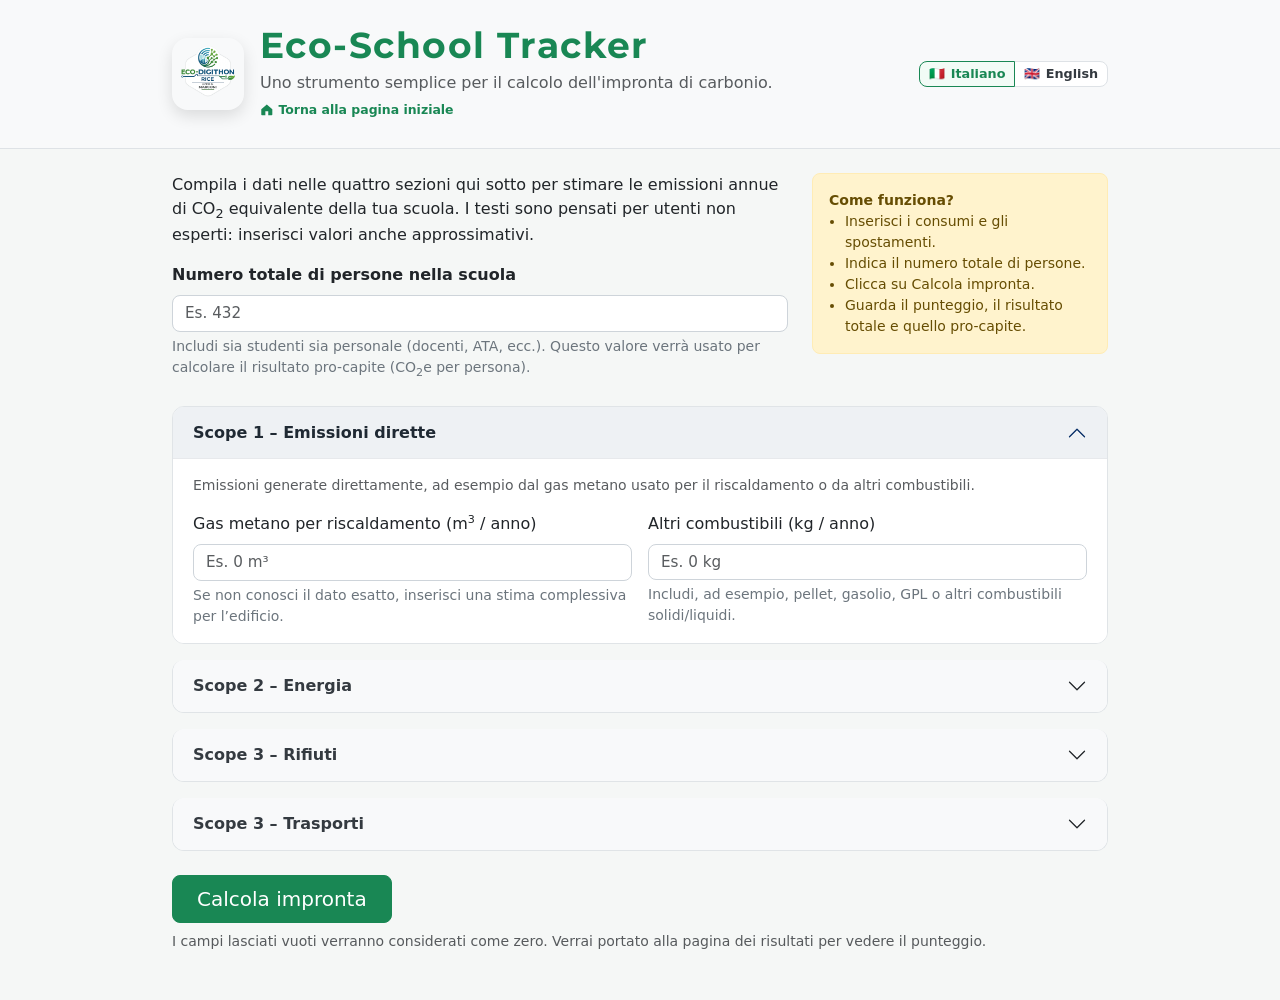
<file: index.html>
<!DOCTYPE html>
<html lang="it">
<head>
  <meta charset="UTF-8" />
  <meta name="viewport" content="width=device-width, initial-scale=1" />
  <title>Eco-School Tracker</title>
  <link rel="icon" type="image/png" href="Layout/favicon.png?v=1" sizes="32x32" />
  <link rel="icon" type="image/png" href="Layout/favicon.png?v=1" sizes="16x16" />
  <link rel="icon" type="image/png" href="Layout/favicon.png?v=1" sizes="48x48" />
  <link rel="apple-touch-icon" href="Layout/favicon.png?v=1" sizes="180x180" />
  <link rel="icon" type="image/png" href="Layout/favicon.png?v=1" sizes="192x192" />

  <!-- Bootstrap CSS -->
  <link
    href="https://cdn.jsdelivr.net/npm/bootstrap@5.3.3/dist/css/bootstrap.min.css"
    rel="stylesheet"
    integrity="sha384-QWTKZyjpPEjISv5WaRU9OFeRpok6YctnYmDr5pNlyT2bRjXh0JMhjY6hW+ALEwIH"
    crossorigin="anonymous"
  />

  <!-- Google Fonts -->
  <link
    rel="stylesheet"
    href="https://fonts.googleapis.com/css2?family=Montserrat:wght@600;700&display=swap"
  />

  <link rel="stylesheet" href="css/style.css" />
</head>
<body>
  <header class="py-4 mb-4 border-bottom bg-light">
    <div class="container">
      <div class="d-flex flex-column flex-md-row align-items-md-center justify-content-between gap-3">
        <a class="app-home-link d-flex align-items-center gap-3 text-decoration-none" href="landing_page.html" data-i18n-aria-label="home_link_label">
          <img
            src="Layout/favicon.png?v=1"
            alt=""
            class="app-logo"
            width="72"
            height="72"
            loading="eager"
            decoding="async"
          />
          <div>
            <h1 class="h3 mb-1 text-success fw-bold app-title">Eco-School Tracker</h1>
            <p class="mb-0 text-muted" data-i18n="header_subtitle_index">
              Uno strumento semplice per il calcolo dell'impronta di carbonio.
            </p>
            <span class="app-home-hint">
              <svg aria-hidden="true" viewBox="0 0 16 16"><path d="M1.5 7.3 8 1.8l6.5 5.5v6.2a.8.8 0 0 1-.8.8h-4V9.7H6.3v4.6h-4a.8.8 0 0 1-.8-.8V7.3Z"/></svg>
              <span data-i18n="home_link_label">Pagina iniziale</span>
            </span>
          </div>
        </a>
        <div class="d-flex align-items-center justify-content-md-end gap-2">
          <div class="btn-group lang-switch" role="group" aria-label="Selezione lingua">
            <button
              type="button"
              class="btn btn-lang"
              id="langItBtn"
              data-lang="it"
              aria-label="Italiano"
              title="Italiano"
            >
              🇮🇹 <span class="lang-label">Italiano</span>
            </button>
            <button
              type="button"
              class="btn btn-lang"
              id="langEnBtn"
              data-lang="en"
              aria-label="English"
              title="English"
            >
              🇬🇧 <span class="lang-label">English</span>
            </button>
          </div>
        </div>
      </div>
    </div>
  </header>

  <main class="container mb-5">
    <section class="mb-4">
      <div class="row g-4">
        <div class="col-lg-8">
          <p data-i18n-html="index_intro">
            Compila i dati nelle quattro sezioni qui sotto per stimare le emissioni annue di CO<span class="subscript">2</span>
            equivalente della tua scuola. I testi sono pensati per utenti non esperti: inserisci valori anche approssimativi.
          </p>
          <div class="mt-3">
            <label for="numeroPersoneTotali" class="form-label fw-semibold" data-i18n="index_people_label">
              Numero totale di persone nella scuola
            </label>
            <input
              type="number"
              min="1"
              class="form-control"
              id="numeroPersoneTotali"
              placeholder="Es. 432"
              data-i18n-placeholder="index_people_placeholder"
            />
            <div class="form-text" data-i18n-html="index_people_help">
              Includi sia studenti sia personale (docenti, ATA, ecc.). Questo valore verrà usato per calcolare il risultato pro-capite (CO<span class="subscript">2</span>e per persona).
            </div>
          </div>
        </div>
        <div class="col-lg-4">
          <div class="p-3 border rounded-3 small" style="background-color: #fff3cd; border-color: #ffecb5 !important; color: #664d03;">
            <strong data-i18n="index_how_title">Come funziona?</strong>
            <ul class="mb-0 ps-3">
              <li data-i18n="index_how_1">Inserisci i consumi e gli spostamenti.</li>
              <li data-i18n="index_how_2">Indica il numero totale di persone.</li>
              <li data-i18n="index_how_3">Clicca su Calcola impronta.</li>
              <li data-i18n="index_how_4">Guarda il punteggio, il risultato totale e quello pro-capite.</li>
            </ul>
          </div>
        </div>
      </div>
    </section>

    <!-- Accordion Scope -->
    <section class="mb-4">
      <div class="accordion" id="scopeAccordion">
        <!-- Scope 1 -->
        <div class="accordion-item">
          <h2 class="accordion-header" id="headingScope1">
            <button
              class="accordion-button"
              type="button"
              data-bs-toggle="collapse"
              data-bs-target="#collapseScope1"
              aria-expanded="true"
              aria-controls="collapseScope1"
            >
              <span data-i18n="scope1_title">Scope 1 – Emissioni dirette</span>
            </button>
          </h2>
          <div
            id="collapseScope1"
            class="accordion-collapse collapse show"
            aria-labelledby="headingScope1"
            data-bs-parent="#scopeAccordion"
          >
            <div class="accordion-body">
              <p class="small text-muted" data-i18n="scope1_desc">
                Emissioni generate direttamente, ad esempio dal gas metano usato per il riscaldamento o da altri combustibili.
              </p>
              <div class="row g-3">
                <div class="col-md-6">
                  <label for="gasMetanoMc" class="form-label" data-i18n-html="scope1_gas_label">
                    Gas metano per riscaldamento (m<span class="superscript">3</span> / anno)
                  </label>
                  <input
                    type="number"
                    min="0"
                    class="form-control"
                    id="gasMetanoMc"
                    placeholder="Es. 0 m³"
                    data-i18n-placeholder="scope1_gas_placeholder"
                  />
                  <div class="form-text" data-i18n="scope1_gas_help">
                    Se non conosci il dato esatto, inserisci una stima complessiva per l’edificio.
                  </div>
                </div>
                <div class="col-md-6">
                  <label for="altriCombustibiliKg" class="form-label" data-i18n="scope1_other_label">
                    Altri combustibili (kg / anno)
                  </label>
                  <input
                    type="number"
                    min="0"
                    class="form-control"
                    id="altriCombustibiliKg"
                    placeholder="Es. 0 kg"
                    data-i18n-placeholder="scope1_other_placeholder"
                  />
                  <div class="form-text" data-i18n="scope1_other_help">
                    Includi, ad esempio, pellet, gasolio, GPL o altri combustibili solidi/liquidi.
                  </div>
                </div>
              </div>
            </div>
          </div>
        </div>

        <!-- Scope 2 -->
        <div class="accordion-item">
          <h2 class="accordion-header" id="headingScope2">
            <button
              class="accordion-button collapsed"
              type="button"
              data-bs-toggle="collapse"
              data-bs-target="#collapseScope2"
              aria-expanded="false"
              aria-controls="collapseScope2"
            >
              <span data-i18n="scope2_title">Scope 2 – Energia</span>
            </button>
          </h2>
          <div
            id="collapseScope2"
            class="accordion-collapse collapse"
            aria-labelledby="headingScope2"
            data-bs-parent="#scopeAccordion"
          >
            <div class="accordion-body">
              <p class="small text-muted" data-i18n="scope2_desc">
                Emissioni indirette legate all’energia elettrica acquistata e utilizzata durante l’anno scolastico.
              </p>
              <div class="row g-3">
                <div class="col-md-6">
                  <label for="energiaNonRinnovabiliKwh" class="form-label" data-i18n="scope2_nonren_label">
                    Energia elettrica da fonti non rinnovabili (kWh/anno)
                  </label>
                  <input
                    type="number"
                    min="0"
                    class="form-control"
                    id="energiaNonRinnovabiliKwh"
                    placeholder="Es. 0 kWh"
                    data-i18n-placeholder="scope2_nonren_placeholder"
                  />
                  <div class="form-text" data-i18n="scope2_nonren_help">
                    Somma di tutti i kWh acquistati da fornitori con mix non 100% rinnovabile.
                  </div>
                </div>
                <div class="col-md-6">
                  <label for="energiaRinnovabiliKwh" class="form-label" data-i18n="scope2_ren_label">
                    Energia elettrica da fonti rinnovabili (kWh/anno)
                  </label>
                  <input
                    type="number"
                    min="0"
                    class="form-control"
                    id="energiaRinnovabiliKwh"
                    placeholder="Es. 20.664 kWh"
                    data-i18n-placeholder="scope2_ren_placeholder"
                  />
                  <div class="form-text" data-i18n-html="scope2_ren_help">
                    Nel modello semplificato questa quota non genera emissioni (fattore 0 kg CO<span class="subscript">2</span>/kWh).
                  </div>
                </div>
                <div class="col-md-6">
                  <label for="energiaAutoprodottaKwh" class="form-label" data-i18n="scope2_selfprod_label">
                    Energia elettrica autoprodotta annuale (kWh)
                  </label>
                  <input
                    type="number"
                    min="0"
                    class="form-control"
                    id="energiaAutoprodottaKwh"
                    placeholder="Es. 45.743 kWh"
                    data-i18n-placeholder="scope2_selfprod_placeholder"
                  />
                  <div class="form-text" data-i18n="scope2_selfprod_help">
                    Energia prodotta da impianti della scuola (es. fotovoltaico sul tetto).
                  </div>
                </div>
                <div class="col-md-6">
                  <label for="energiaAutoconsumataKwh" class="form-label" data-i18n="scope2_selfcons_label">
                    Energia elettrica autoconsumata (kWh/anno)
                  </label>
                  <input
                    type="number"
                    min="0"
                    class="form-control"
                    id="energiaAutoconsumataKwh"
                    placeholder="Es. 66.407 kWh"
                    data-i18n-placeholder="scope2_selfcons_placeholder"
                  />
                  <div class="form-text" data-i18n="scope2_selfcons_help">
                    Considerata rinnovabile e a impatto nullo nel modello educativo di questa app.
                  </div>
                </div>
              </div>
            </div>
          </div>
        </div>

        <!-- Scope 3 – Rifiuti -->
        <div class="accordion-item">
          <h2 class="accordion-header" id="headingScope3Waste">
            <button
              class="accordion-button collapsed"
              type="button"
              data-bs-toggle="collapse"
              data-bs-target="#collapseScope3Waste"
              aria-expanded="false"
              aria-controls="collapseScope3Waste"
            >
              <span data-i18n="scope3w_title">Scope 3 – Rifiuti</span>
            </button>
          </h2>
          <div
            id="collapseScope3Waste"
            class="accordion-collapse collapse"
            aria-labelledby="headingScope3Waste"
            data-bs-parent="#scopeAccordion"
          >
            <div class="accordion-body">
              <p class="small text-muted mb-2" data-i18n="scope3w_desc">
                Inserisci una stima della quantità annua per ciascuna tipologia di rifiuto prodotto dalla scuola.
              </p>
              <p class="small fw-semibold mb-2" data-i18n="scope3w_table_title">Tipologia di rifiuti prodotti e quantità annua (kg)</p>
              <div class="row g-3">
                <div class="col-md-6">
                  <label for="rifiutiPlasticaKg" class="form-label" data-i18n="scope3w_plastic_label">Plastica (kg/anno)</label>
                  <input
                    type="number"
                    min="0"
                    class="form-control"
                    id="rifiutiPlasticaKg"
                    placeholder="Es. 420 kg"
                    data-i18n-placeholder="scope3w_plastic_placeholder"
                  />
                  <div class="form-text" data-i18n="scope3w_plastic_help">Bottiglie, imballaggi e altri rifiuti di plastica.</div>
                </div>
                <div class="col-md-6">
                  <label for="rifiutiCartaKg" class="form-label" data-i18n="scope3w_paper_label">Carta (kg/anno)</label>
                  <input
                    type="number"
                    min="0"
                    class="form-control"
                    id="rifiutiCartaKg"
                    placeholder="Es. 480 kg"
                    data-i18n-placeholder="scope3w_paper_placeholder"
                  />
                  <div class="form-text" data-i18n="scope3w_paper_help">Carta e cartone prodotti in un anno (esclusi archivi).</div>
                </div>
                <div class="col-md-6">
                  <label for="rifiutiVetroKg" class="form-label" data-i18n="scope3w_glass_label">Vetro (kg/anno)</label>
                  <input
                    type="number"
                    min="0"
                    class="form-control"
                    id="rifiutiVetroKg"
                    placeholder="Es. 0 kg"
                    data-i18n-placeholder="scope3w_glass_placeholder"
                  />
                  <div class="form-text" data-i18n="scope3w_glass_help">Bottiglie e contenitori di vetro.</div>
                </div>
                <div class="col-md-6">
                  <label for="rifiutiMetalliKg" class="form-label" data-i18n="scope3w_metals_label">Metalli (kg/anno)</label>
                  <input
                    type="number"
                    min="0"
                    class="form-control"
                    id="rifiutiMetalliKg"
                    placeholder="Es. 0 kg"
                    data-i18n-placeholder="scope3w_metals_placeholder"
                  />
                  <div class="form-text" data-i18n="scope3w_metals_help">Lattine o altri rifiuti metallici.</div>
                </div>
                <div class="col-md-6">
                  <label for="rifiutiLegnoKg" class="form-label" data-i18n="scope3w_wood_label">Legno (kg/anno)</label>
                  <input
                    type="number"
                    min="0"
                    class="form-control"
                    id="rifiutiLegnoKg"
                    placeholder="Es. 0 kg"
                    data-i18n-placeholder="scope3w_wood_placeholder"
                  />
                  <div class="form-text" data-i18n="scope3w_wood_help">Scarti di legno provenienti, ad esempio, da piccoli lavori.</div>
                </div>
                <div class="col-md-6">
                  <label for="rifiutiIndifferenziatiKg" class="form-label" data-i18n="scope3w_unsorted_label">Indifferenziati (kg/anno)</label>
                  <input
                    type="number"
                    min="0"
                    class="form-control"
                    id="rifiutiIndifferenziatiKg"
                    placeholder="Es. 1.100 kg"
                    data-i18n-placeholder="scope3w_unsorted_placeholder"
                  />
                  <div class="form-text" data-i18n="scope3w_unsorted_help">Tutto ciò che non viene differenziato (secco residuo).</div>
                </div>
              </div>
            </div>
          </div>
        </div>

        <!-- Scope 4 – Trasporti -->
        <div class="accordion-item">
          <h2 class="accordion-header" id="headingScope3Transport">
            <button
              class="accordion-button collapsed"
              type="button"
              data-bs-toggle="collapse"
              data-bs-target="#collapseScope3Transport"
              aria-expanded="false"
              aria-controls="collapseScope3Transport"
            >
            <span data-i18n="scope4_title">Scope 3 – Trasporti</span>
            </button>
          </h2>
          <div
            id="collapseScope3Transport"
            class="accordion-collapse collapse"
            aria-labelledby="headingScope3Transport"
            data-bs-parent="#scopeAccordion"
          >
            <div class="accordion-body">
              <p class="small text-muted mb-2" data-i18n="scope4_desc">
                Emissioni dovute agli spostamenti casa–scuola (o casa–lavoro) abituali per ciascun mezzo.
              </p>
              <div class="row g-2 align-items-end mb-3">
                <div class="col-12 col-md-4">
                  <label class="form-label fw-semibold" for="giorniScuola" data-i18n="scope4_days_label">
                    Numero di giorni di scuola totali
                  </label>
                  <input
                    type="number"
                    min="1"
                    class="form-control"
                    id="giorniScuola"
                    placeholder="Es. 200"
                    data-i18n-placeholder="scope4_days_placeholder"
                  />
                  <div class="form-text" data-i18n="scope4_days_help">
                    Indica il numero di giorni di scuola considerati per i calcoli degli spostamenti.
                  </div>
                </div>
              </div>
              <div class="row g-2 align-items-end">
                <div class="col-12 col-md-3">
                  <label class="form-label" data-i18n="scope4_col_vehicle">
                    Descrizione mezzo di trasporto
                  </label>
                </div>
                <div class="col-6 col-md-3">
                  <label class="form-label" data-i18n="scope4_col_people">
                    Numero di persone
                  </label>
                </div>
                <div class="col-6 col-md-3">
                  <label class="form-label" data-i18n="scope4_col_distance">
                    Distanza giornaliera percorsa [km/giorno]
                  </label>
                </div>
                <div class="col-12 col-md-3">
                  <label class="form-label" data-i18n="scope4_col_total">
                    Totale km annui (km × giorni × persone)
                  </label>
                </div>

                <!-- Autobus -->
                <div class="col-12 col-md-3">
                  <input
                    type="text"
                    class="form-control"
                    id="mezzoAutobusDesc"
                    data-i18n-value="scope4_vehicle_bus"
                    readonly
                  />
                </div>
                <div class="col-6 col-md-3">
                  <input
                    type="number"
                    min="0"
                    class="form-control"
                    id="personeAutobus"
                    placeholder="Es. 86"
                    data-i18n-placeholder="scope4_bus_people_placeholder"
                  />
                </div>
                <div class="col-6 col-md-3">
                  <input
                    type="number"
                    min="0"
                    class="form-control"
                    id="kmAutobusAnnui"
                    placeholder="Es. 21 km/giorno"
                    data-i18n-placeholder="scope4_bus_km_placeholder"
                  />
                </div>
                <div class="col-12 col-md-3">
                  <input
                    type="number"
                    class="form-control bg-light"
                    id="kmAutobusTotali"
                    readonly
                  />
                </div>

                <!-- Macchina -->
                <div class="col-12 col-md-3">
                  <input
                    type="text"
                    class="form-control"
                    id="mezzoMacchinaDesc"
                    data-i18n-value="scope4_vehicle_car"
                    readonly
                  />
                </div>
                <div class="col-6 col-md-3">
                  <input
                    type="number"
                    min="0"
                    class="form-control"
                    id="personeMacchina"
                    placeholder="Es. 259"
                    data-i18n-placeholder="scope4_car_people_placeholder"
                  />
                </div>
                <div class="col-6 col-md-3">
                  <input
                    type="number"
                    min="0"
                    class="form-control"
                    id="kmMacchinaAnnui"
                    placeholder="Es. 8 km/giorno"
                    data-i18n-placeholder="scope4_car_km_placeholder"
                  />
                </div>
                <div class="col-12 col-md-3">
                  <input
                    type="number"
                    class="form-control bg-light"
                    id="kmMacchinaTotali"
                    readonly
                  />
                </div>

                <!-- Piedi -->
                <div class="col-12 col-md-3">
                  <input
                    type="text"
                    class="form-control"
                    id="mezzoPiediDesc"
                    data-i18n-value="scope4_vehicle_walk"
                    readonly
                  />
                </div>
                <div class="col-6 col-md-3">
                  <input
                    type="number"
                    min="0"
                    class="form-control"
                    id="personePiedi"
                    placeholder="Es. 65"
                    data-i18n-placeholder="scope4_walk_people_placeholder"
                  />
                </div>
                <div class="col-6 col-md-3">
                  <input
                    type="number"
                    min="0"
                    class="form-control"
                    id="kmPiediAnnui"
                    placeholder="Es. 1,5 km/giorno"
                    data-i18n-placeholder="scope4_walk_km_placeholder"
                  />
                </div>
                <div class="col-12 col-md-3">
                  <input
                    type="number"
                    class="form-control bg-light"
                    id="kmPiediTotali"
                    readonly
                  />
                </div>

                <!-- Macchine elettriche -->
                <div class="col-12 col-md-3">
                  <input
                    type="text"
                    class="form-control"
                    id="mezzoElettricaDesc"
                    data-i18n-value="scope4_vehicle_ev"
                    readonly
                  />
                </div>
                <div class="col-6 col-md-3">
                  <input
                    type="number"
                    min="0"
                    class="form-control"
                    id="personeElettrica"
                    placeholder="Es. 22"
                    data-i18n-placeholder="scope4_ev_people_placeholder"
                  />
                </div>
                <div class="col-6 col-md-3">
                  <input
                    type="number"
                    min="0"
                    class="form-control"
                    id="kmElettricaAnnui"
                    placeholder="Es. 8 km/giorno"
                    data-i18n-placeholder="scope4_ev_km_placeholder"
                  />
                </div>
                <div class="col-12 col-md-3">
                  <input
                    type="number"
                    class="form-control bg-light"
                    id="kmElettricaTotali"
                    readonly
                  />
                </div>
              </div>
            </div>
          </div>
        </div>
      </div>
    </section>

    <!-- Anteprima del risultato + pulsante calcolo -->
    <section class="mb-5">
      <button id="calcolaBtn" class="btn btn-primary btn-lg px-4">
        <span data-i18n="index_calc_btn">Calcola impronta</span>
      </button>
      <div class="form-text mt-2 text-muted" data-i18n="index_calc_help">
        I campi lasciati vuoti verranno considerati come zero. Verrai portato alla pagina dei risultati per vedere il punteggio.
      </div>
    </section>
  </main>

  <!-- Bootstrap JS (bundle includes Popper) -->
  <script
    src="https://cdn.jsdelivr.net/npm/bootstrap@5.3.3/dist/js/bootstrap.bundle.min.js"
    integrity="sha384-YvpcrYf0tY3lHB60NNkmXc5s9fDVZLESaAA55NDzOxhy9GkcIdslK1eN7N6jIeHz"
    crossorigin="anonymous"
  ></script>

  <script src="js/calculator.js"></script>
  <script src="js/i18n.js"></script>
  <script src="js/app.js"></script>
</body>
</html>
</file>
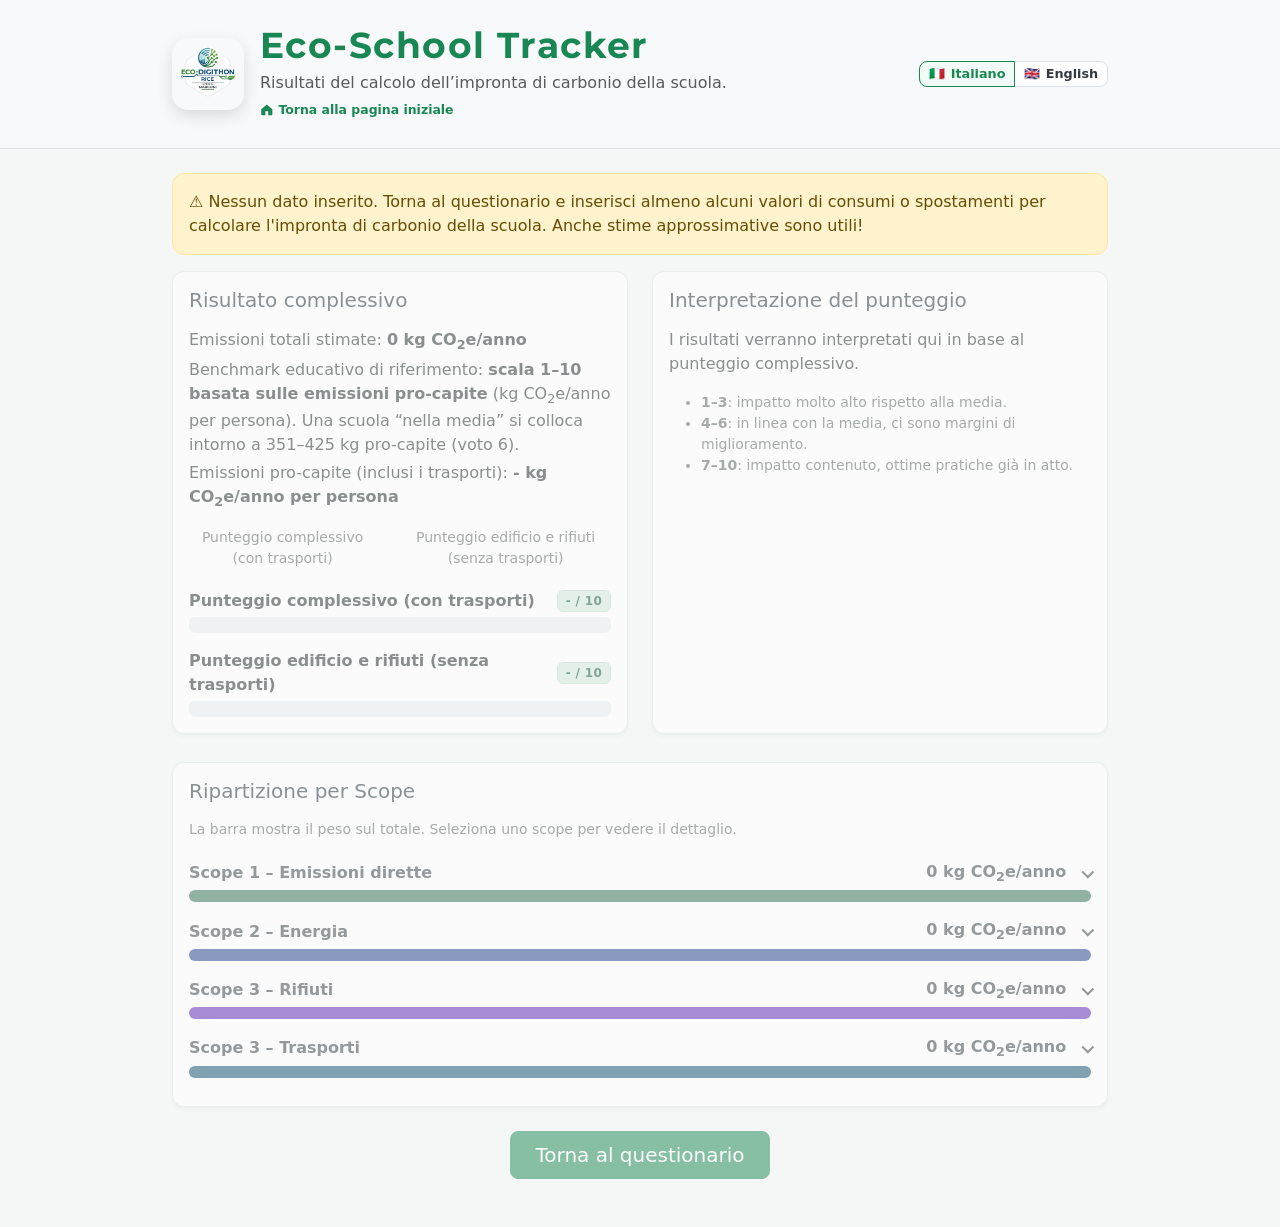
<file: results.html>
<!DOCTYPE html>
<html lang="it">
<head>
  <meta charset="UTF-8" />
  <meta name="viewport" content="width=device-width, initial-scale=1" />
  <title>Eco-School Tracker – Risultati</title>
  <link rel="icon" type="image/png" href="Layout/favicon.png?v=1" sizes="32x32" />
  <link rel="icon" type="image/png" href="Layout/favicon.png?v=1" sizes="16x16" />
  <link rel="icon" type="image/png" href="Layout/favicon.png?v=1" sizes="48x48" />
  <link rel="apple-touch-icon" href="Layout/favicon.png?v=1" sizes="180x180" />
  <link rel="icon" type="image/png" href="Layout/favicon.png?v=1" sizes="192x192" />

  <!-- Bootstrap CSS -->
  <link
    href="https://cdn.jsdelivr.net/npm/bootstrap@5.3.3/dist/css/bootstrap.min.css"
    rel="stylesheet"
    integrity="sha384-QWTKZyjpPEjISv5WaRU9OFeRpok6YctnYmDr5pNlyT2bRjXh0JMhjY6hW+ALEwIH"
    crossorigin="anonymous"
  />

  <!-- Google Fonts -->
  <link
    rel="stylesheet"
    href="https://fonts.googleapis.com/css2?family=Montserrat:wght@600;700&display=swap"
  />

  <link rel="stylesheet" href="css/style.css" />
</head>
<body>
  <header class="py-4 mb-4 border-bottom bg-light">
    <div class="container">
      <div class="d-flex flex-column flex-md-row align-items-md-center justify-content-between gap-3">
        <a class="app-home-link d-flex align-items-center gap-3 text-decoration-none" href="landing_page.html" data-i18n-aria-label="home_link_label">
          <img
            src="Layout/favicon.png?v=1"
            alt=""
            class="app-logo"
            width="72"
            height="72"
            loading="eager"
            decoding="async"
          />
          <div>
            <h1 class="h3 mb-1 text-success fw-bold app-title">Eco-School Tracker</h1>
            <p class="mb-0 text-muted" data-i18n="header_subtitle_results">
              Risultati del calcolo dell’impronta di carbonio della scuola.
            </p>
            <span class="app-home-hint">
              <svg aria-hidden="true" viewBox="0 0 16 16"><path d="M1.5 7.3 8 1.8l6.5 5.5v6.2a.8.8 0 0 1-.8.8h-4V9.7H6.3v4.6h-4a.8.8 0 0 1-.8-.8V7.3Z"/></svg>
              <span data-i18n="home_link_label">Pagina iniziale</span>
            </span>
          </div>
        </a>
        <div class="d-flex align-items-center justify-content-md-end gap-2">
          <div class="btn-group lang-switch" role="group" aria-label="Selezione lingua">
            <button
              type="button"
              class="btn btn-lang"
              id="langItBtn"
              data-lang="it"
              aria-label="Italiano"
              title="Italiano"
            >
              🇮🇹 <span class="lang-label">Italiano</span>
            </button>
            <button
              type="button"
              class="btn btn-lang"
              id="langEnBtn"
              data-lang="en"
              aria-label="English"
              title="English"
            >
              🇬🇧 <span class="lang-label">English</span>
            </button>
          </div>
        </div>
      </div>
    </div>
  </header>

  <main class="container mb-5" id="resultsRoot">
    <section id="noDataAlert" class="alert alert-warning d-none" role="alert" data-i18n="results_no_data">
      Non sono stati trovati dati per questo calcolo oppure tutti i valori inseriti sono pari a zero.
      Per procedere, torna al questionario iniziale e inserisci o aggiorna i dati.
    </section>

    <section id="resultsCards">
      <div class="row g-4">
        <!-- Card 1: Risultato complessivo -->
        <div class="col-lg-6">
          <div class="card shadow-sm h-100">
            <div class="card-body">
              <h2 class="h5 card-title mb-3" data-i18n="results_overall_title">Risultato complessivo</h2>
              <p class="mb-1">
                <span data-i18n="results_total_estimated">Emissioni totali stimate:</span>
                <strong>
                  <span id="totaleEmissioni">0</span>
                  <span data-i18n-html="unit_kg_co2e_year">kg CO<span class="subscript">2</span>e/anno</span>
                </strong>
              </p>
              <p class="mb-1">
                <span data-i18n="results_benchmark_label">Benchmark educativo di riferimento:</span>
                <span data-i18n-html="results_benchmark_text">
                  <strong>scala 1–10 basata sulle emissioni pro-capite</strong>
                  (kg CO<span class="subscript">2</span>e/anno per persona). Una scuola “nella media” si colloca intorno a
                  351–425 kg pro-capite (voto 6).
                </span>
              </p>
              <p class="mb-3">
                <span data-i18n="results_per_capita_label">Emissioni pro-capite (inclusi i trasporti):</span>
                <strong>
                  <span id="emissioniProCapite">-</span>
                  <span data-i18n-html="unit_kg_co2e_year_person">kg CO<span class="subscript">2</span>e/anno per persona</span>
                </strong>
              </p>

              <div class="d-flex flex-nowrap justify-content-center align-items-center gap-4 my-3">
                <div class="text-center">
                  <div class="small text-muted mb-1" data-i18n="results_score_with_transport">Punteggio complessivo (con trasporti)</div>
                  <span id="facciaFeedback" style="font-size: 4rem;"></span>
                </div>
                <div class="text-center">
                  <div class="small text-muted mb-1" data-i18n="results_score_without_transport">Punteggio edificio &amp; rifiuti (senza trasporti)</div>
                  <span id="facciaFeedbackSenzaTrasporti" style="font-size: 4rem;"></span>
                </div>
              </div>

              <div class="mb-3">
                <div class="d-flex align-items-center justify-content-between mb-1">
                  <span class="fw-semibold" data-i18n="results_score_with_transport">Punteggio complessivo (con trasporti)</span>
                  <span class="badge text-bg-success-subtle text-success" id="punteggioBadgeCompleto">- / 10</span>
                </div>

                <div class="progress" role="progressbar" aria-valuemin="0" aria-valuemax="10" aria-valuenow="0" data-i18n-aria-label="results_score_with_transport">
                  <div
                    id="punteggioProgressCompleto"
                    class="progress-bar"
                    style="width: 0%"
                    aria-label="Punteggio complessivo"
                  ></div>
                </div>
              </div>

              <div>
                <div class="d-flex align-items-center justify-content-between mb-1">
                  <span class="fw-semibold" data-i18n="results_score_without_transport">Punteggio edificio &amp; rifiuti (senza trasporti)</span>
                  <span class="badge text-bg-success-subtle text-success" id="punteggioBadgeSenzaTrasporti">- / 10</span>
                </div>

                <div class="progress progress-sm" role="progressbar" aria-valuemin="0" aria-valuemax="10" aria-valuenow="0" data-i18n-aria-label="results_score_without_transport">
                  <div
                    id="punteggioProgressSenzaTrasporti"
                    class="progress-bar"
                    style="width: 0%"
                    aria-label="Punteggio edificio e rifiuti"
                  ></div>
                </div>
              </div>
            </div>
          </div>
        </div>

        <!-- Card 2: Interpretazione del punteggio -->
        <div class="col-lg-6">
          <div class="card shadow-sm h-100">
            <div class="card-body d-flex flex-column">
              <h2 class="h5 card-title mb-3" data-i18n="results_interpret_title">Interpretazione del punteggio</h2>
              <p id="messaggioTestuale" class="mb-3" data-i18n="results_interpret_placeholder">
                I risultati verranno interpretati qui in base al punteggio complessivo.
              </p>
              <ul class="small text-muted mb-0">
                <li data-i18n-html="results_legend_1"><strong>1–3</strong>: impatto molto alto rispetto alla media.</li>
                <li data-i18n-html="results_legend_2"><strong>4–6</strong>: in linea con la media, ci sono margini di miglioramento.</li>
                <li data-i18n-html="results_legend_3"><strong>7–10</strong>: impatto contenuto, ottime pratiche già in atto.</li>
              </ul>
            </div>
          </div>
        </div>
      </div>

      <!-- Card 3: Ripartizione per Scope -->
      <div class="row g-4 mt-1">
        <div class="col-lg-12">
          <div class="card shadow-sm h-100">
            <div class="card-body">
              <h2 class="h5 card-title mb-3" data-i18n="results_breakdown_title">Ripartizione per Scope</h2>
              <p class="small text-muted" data-i18n="results_breakdown_help">
                La barra mostra il peso sul totale. Seleziona uno scope per vedere il dettaglio.
              </p>

              <div class="scope-bar-row">
                <button class="scope-breakdown-toggle" type="button" data-bs-toggle="collapse" data-bs-target="#scope1Detail" aria-expanded="false" aria-controls="scope1Detail">
                  <span data-i18n="scope1_title">Scope 1 – Emissioni dirette</span>
                  <span class="scope-breakdown-total"><span id="scope1Val">0</span> <span data-i18n-html="unit_kg_co2e_year">kg CO<span class="subscript">2</span>e/anno</span></span>
                </button>
                <div class="scope-bar-track">
                  <div class="scope-bar-fill scope1" id="scope1Bar"></div>
                </div>
                <div class="collapse scope-breakdown-detail" id="scope1Detail">
                  <p class="small text-muted mb-2" data-i18n="results_detail_help">Le percentuali indicano la quota delle emissioni all’interno di questo scope.</p>
                  <div class="small">
                    <div class="scope-detail-line"><span data-i18n="results_detail_methane">Gas metano</span><strong id="scope1MethaneVal">0%</strong></div><div class="scope-detail-track"><div id="scope1MethaneBar" class="scope-detail-fill"></div></div>
                    <div class="scope-detail-line"><span data-i18n="results_detail_other_fuels">Altri combustibili</span><strong id="scope1OtherFuelsVal">0%</strong></div><div class="scope-detail-track"><div id="scope1OtherFuelsBar" class="scope-detail-fill"></div></div>
                  </div>
                </div>
              </div>

              <div class="scope-bar-row">
                <button class="scope-breakdown-toggle" type="button" data-bs-toggle="collapse" data-bs-target="#scope2Detail" aria-expanded="false" aria-controls="scope2Detail">
                  <span data-i18n="scope2_title">Scope 2 – Energia</span>
                  <span class="scope-breakdown-total"><span id="scope2Val">0</span> <span data-i18n-html="unit_kg_co2e_year">kg CO<span class="subscript">2</span>e/anno</span></span>
                </button>
                <div class="scope-bar-track">
                  <div class="scope-bar-fill scope2" id="scope2Bar"></div>
                </div>
                <div class="collapse scope-breakdown-detail" id="scope2Detail">
                  <p class="small text-muted mb-2" data-i18n="results_detail_help">Le percentuali indicano la quota delle emissioni all’interno di questo scope.</p>
                  <div class="small">
                    <div class="scope-detail-line"><span data-i18n="scope2_label_nonren">Non rinnovabili</span><strong id="scope2NonRinVal">0%</strong></div><div class="scope-detail-track"><div id="scope2NonRinBar" class="scope-detail-fill"></div></div>
                    <div class="scope-detail-line"><span data-i18n="scope2_label_ren">Rinnovabili</span><strong id="scope2RenVal">0%</strong></div><div class="scope-detail-track"><div id="scope2RenBar" class="scope-detail-fill bg-success"></div></div>
                    <div class="scope-detail-line"><span data-i18n="scope2_label_autoprod">Autoprodotta</span><strong id="scope2AutoprodVal">0%</strong></div><div class="scope-detail-track"><div id="scope2AutoprodBar" class="scope-detail-fill bg-info"></div></div>
                    <div class="scope-detail-line"><span data-i18n="scope2_label_selfcons">Autoconsumata</span><strong id="scope2AutoconsVal">0%</strong></div><div class="scope-detail-track"><div id="scope2AutoconsBar" class="scope-detail-fill bg-primary"></div></div>
                  </div>
                </div>
              </div>

              <div class="scope-bar-row">
                <button class="scope-breakdown-toggle" type="button" data-bs-toggle="collapse" data-bs-target="#scope3WasteDetail" aria-expanded="false" aria-controls="scope3WasteDetail">
                  <span data-i18n="scope3w_title">Scope 3 – Rifiuti</span>
                  <span class="scope-breakdown-total"><span id="scope3WasteVal">0</span> <span data-i18n-html="unit_kg_co2e_year">kg CO<span class="subscript">2</span>e/anno</span></span>
                </button>
                <div class="scope-bar-track">
                  <div class="scope-bar-fill scope3-waste" id="scope3WasteBar"></div>
                </div>
                <div class="collapse scope-breakdown-detail" id="scope3WasteDetail">
                  <p class="small text-muted mb-2" data-i18n="results_detail_help">Le percentuali indicano la quota delle emissioni all’interno di questo scope.</p>
                  <div class="small">
                    <div class="scope-detail-line"><span data-i18n="results_detail_plastic">Plastica</span><strong id="scope3WastePlasticVal">0%</strong></div><div class="scope-detail-track"><div id="scope3WastePlasticBar" class="scope-detail-fill"></div></div>
                    <div class="scope-detail-line"><span data-i18n="results_detail_paper">Carta</span><strong id="scope3WastePaperVal">0%</strong></div><div class="scope-detail-track"><div id="scope3WastePaperBar" class="scope-detail-fill"></div></div>
                    <div class="scope-detail-line"><span data-i18n="results_detail_glass">Vetro</span><strong id="scope3WasteGlassVal">0%</strong></div><div class="scope-detail-track"><div id="scope3WasteGlassBar" class="scope-detail-fill"></div></div>
                    <div class="scope-detail-line"><span data-i18n="results_detail_metals">Metalli</span><strong id="scope3WasteMetalsVal">0%</strong></div><div class="scope-detail-track"><div id="scope3WasteMetalsBar" class="scope-detail-fill"></div></div>
                    <div class="scope-detail-line"><span data-i18n="results_detail_wood">Legno</span><strong id="scope3WasteWoodVal">0%</strong></div><div class="scope-detail-track"><div id="scope3WasteWoodBar" class="scope-detail-fill"></div></div>
                    <div class="scope-detail-line"><span data-i18n="results_detail_unsorted">Indifferenziati</span><strong id="scope3WasteUnsortedVal">0%</strong></div><div class="scope-detail-track"><div id="scope3WasteUnsortedBar" class="scope-detail-fill"></div></div>
                  </div>
                </div>
              </div>

              <div class="scope-bar-row">
                <button class="scope-breakdown-toggle" type="button" data-bs-toggle="collapse" data-bs-target="#scope3TransportDetail" aria-expanded="false" aria-controls="scope3TransportDetail">
                  <span data-i18n="scope4_title">Scope 3 – Trasporti</span>
                  <span class="scope-breakdown-total"><span id="scope3TransportVal">0</span> <span data-i18n-html="unit_kg_co2e_year">kg CO<span class="subscript">2</span>e/anno</span></span>
                </button>
                <div class="scope-bar-track">
                  <div class="scope-bar-fill scope3-transport" id="scope3TransportBar"></div>
                </div>
                <div class="collapse scope-breakdown-detail" id="scope3TransportDetail">
                  <p class="small text-muted mb-2" data-i18n="results_detail_help">Le percentuali indicano la quota delle emissioni all’interno di questo scope.</p>
                  <div class="small">
                    <div class="scope-detail-line"><span data-i18n="scope3_label_autobus">Autobus</span><strong id="scope3AutobusVal">0%</strong></div><div class="scope-detail-track"><div id="scope3AutobusBar" class="scope-detail-fill bg-success"></div></div>
                    <div class="scope-detail-line"><span data-i18n="scope3_label_macchina">Macchina</span><strong id="scope3MacchinaVal">0%</strong></div><div class="scope-detail-track"><div id="scope3MacchinaBar" class="scope-detail-fill"></div></div>
                    <div class="scope-detail-line"><span data-i18n="scope3_label_walk">A piedi</span><strong id="scope3PiediVal">0%</strong></div><div class="scope-detail-track"><div id="scope3PiediBar" class="scope-detail-fill bg-secondary"></div></div>
                    <div class="scope-detail-line"><span data-i18n="scope3_label_elettrica">Elettrica</span><strong id="scope3ElettricaVal">0%</strong></div><div class="scope-detail-track"><div id="scope3ElettricaBar" class="scope-detail-fill bg-info"></div></div>
                  </div>
                </div>
              </div>
            </div>
          </div>
        </div>

      </div>

      <section class="mt-4 mb-1 text-center">
        <a href="calculator.html" class="btn btn-success btn-lg px-4">
          <span data-i18n="results_back_btn">Torna al questionario</span>
        </a>
      </section>
    </section>
  </main>

  <!-- Bootstrap JS (bundle includes Popper) -->
  <script
    src="https://cdn.jsdelivr.net/npm/bootstrap@5.3.3/dist/js/bootstrap.bundle.min.js"
    integrity="sha384-YvpcrYf0tY3lHB60NNkmXc5s9fDVZLESaAA55NDzOxhy9GkcIdslK1eN7N6jIeHz"
    crossorigin="anonymous"
  ></script>

  <script src="js/calculator.js"></script>
  <script src="js/i18n.js"></script>
  <script src="js/app.js"></script>
</body>
</html>
</file>
<file: css/style.css>
body {
  background-color: #f5f7f6;
  font-family: system-ui, -apple-system, BlinkMacSystemFont, "Segoe UI", sans-serif;
}

header h1 {
  letter-spacing: 0.02em;
}

.app-home-link {
  border-radius: 0.75rem;
}

.app-home-hint {
  display: inline-flex;
  align-items: center;
  gap: 0.3rem;
  margin-top: 0.35rem;
  color: #198754;
  font-size: 0.78rem;
  font-weight: 600;
}

.app-home-hint svg {
  width: 0.85rem;
  height: 0.85rem;
  fill: currentColor;
}

.app-home-link:hover .app-title {
  color: #157347 !important;
}

.app-home-link:hover .app-home-hint {
  color: #0f5132;
  text-decoration: underline;
  text-underline-offset: 0.15rem;
}

.app-home-link:focus-visible {
  outline: 3px solid rgba(25, 135, 84, 0.45);
  outline-offset: 4px;
}

.app-title {
  font-family: "Montserrat", system-ui, -apple-system, BlinkMacSystemFont, "Segoe UI", sans-serif;
  font-size: 2.25rem;
  letter-spacing: 0.04em;
}

.app-logo {
  width: 72px;
  height: 72px;
  border-radius: 16px;
  object-fit: cover;
  flex: 0 0 auto;
  box-shadow: 0 6px 16px rgba(0, 0, 0, 0.12);
}

.lang-switch .btn-lang {
  display: inline-flex;
  align-items: center;
  gap: 0.35rem;
  padding: 0.3rem 0.55rem;
  font-size: 0.8rem;
  line-height: 1.1;
  background-color: #ffffff;
  border: 1px solid #dee2e6;
  color: #343a40;
  box-shadow: none;
}

.lang-switch .btn-lang:first-child {
  border-top-left-radius: 0.5rem;
  border-bottom-left-radius: 0.5rem;
}

.lang-switch .btn-lang:last-child {
  border-top-right-radius: 0.5rem;
  border-bottom-right-radius: 0.5rem;
}

.lang-switch .btn-lang:hover {
  border-color: #cfd4da;
  background-color: #f8f9fa;
}

.lang-switch .btn-lang.active {
  border-color: #198754;
  color: #198754;
  background-color: #f2fbf6;
}

.lang-switch .btn-lang:focus {
  box-shadow: 0 0 0 0.15rem rgba(25, 135, 84, 0.2);
}

.lang-switch .lang-label {
  font-weight: 600;
  color: inherit;
}

.subscript {
  font-size: 0.8em;
  vertical-align: sub;
}

.superscript {
  font-size: 0.7em;
  vertical-align: super;
}

main.container {
  max-width: 960px;
}

header .container {
  max-width: 960px;
}

.accordion-item {
  border-radius: 0.75rem !important;
  overflow: hidden;
  border: 1px solid #e0e4e7;
  background-color: #ffffff;
}

.accordion-item + .accordion-item {
  margin-top: 1rem;
}

.accordion-button {
  font-weight: 600;
  background-color: #f8f9fa;
  color: #343a40;
}

.accordion-button:not(.collapsed) {
  color: #1f2933;
  background-color: #eef1f4;
  box-shadow: inset 0 -1px 0 rgba(0, 0, 0, 0.03);
}

.accordion-body {
  background-color: #ffffff;
}

.alert-warning {
  border-radius: 0.75rem;
}

input[type="number"]::-webkit-outer-spin-button,
input[type="number"]::-webkit-inner-spin-button {
  -webkit-appearance: none;
  margin: 0;
}

input[type="number"] {
  -moz-appearance: textfield;
}

.form-control {
  border-radius: 0.5rem;
  border: 1px solid #ced4da;
  font-size: 0.95rem;
}

.form-control:focus {
  border-color: #198754;
  box-shadow: 0 0 0 0.15rem rgba(25, 135, 84, 0.25);
}

.form-text {
  color: #6c757d;
}

.card {
  border-radius: 0.75rem;
  border: 1px solid #e0e4e7;
}

.card-title {
  color: #1f2933;
}

.progress-card {
  background-color: #ffffff;
}

.preview-card {
  background-color: #f8f9fa;
}

.bg-low {
  background-color: #dc3545 !important;
}

.bg-medium {
  background-color: #ffc107 !important;
  color: #212529 !important;
}

.bg-high {
  background-color: #198754 !important;
}

#calcolaBtn {
  border-radius: 0.5rem;
  background-color: #198754;
  border-color: #198754;
  box-shadow: none;
}

#calcolaBtn:hover {
  background-color: #157347;
  border-color: #157347;
}

.scope-bar-row {
  margin-bottom: 0.75rem;
}

.scope-breakdown-toggle {
  display: flex;
  width: 100%;
  align-items: center;
  justify-content: space-between;
  gap: 1rem;
  padding: 0.25rem 0;
  border: 0;
  background: transparent;
  color: #343a40;
  text-align: left;
  font: inherit;
  font-weight: 600;
}

.scope-breakdown-toggle::after {
  width: 0.55rem;
  height: 0.55rem;
  flex: 0 0 auto;
  border-right: 2px solid currentColor;
  border-bottom: 2px solid currentColor;
  content: "";
  transform: rotate(45deg) translateY(-2px);
  transition: transform 0.2s ease;
}

.scope-breakdown-toggle[aria-expanded="true"]::after {
  transform: rotate(225deg) translate(-2px, -1px);
}

.scope-breakdown-toggle:focus-visible {
  border-radius: 0.25rem;
  outline: 3px solid rgba(25, 135, 84, 0.35);
  outline-offset: 2px;
}

.scope-breakdown-total {
  margin-left: auto;
  text-align: right;
  white-space: nowrap;
}

.scope-breakdown-detail {
  padding: 0.75rem 0.25rem 0.25rem;
}

.scope-detail-line {
  display: flex;
  align-items: center;
  justify-content: space-between;
  gap: 1rem;
  margin-bottom: 0.25rem;
}

.scope-detail-track {
  height: 0.45rem;
  margin-bottom: 0.65rem;
  overflow: hidden;
  border-radius: 999px;
  background: #e9ecef;
}

.scope-detail-fill {
  width: 0;
  height: 100%;
  border-radius: inherit;
  background: #2d6a4f;
  transition: width 0.3s ease;
}

.scope-bar-track {
  background-color: #e9ecef;
  border-radius: 999px;
  overflow: hidden;
  height: 0.75rem;
}

.scope-bar-fill {
  height: 100%;
  border-radius: 999px;
}

.scope-bar-fill.scope1 {
  background-color: #a4c4b1;
}

.scope-bar-fill.scope2 {
  background-color: #9fb9d6;
}

.scope-bar-fill.scope3-waste {
  background-color: #c6b0cf;
}

.scope-bar-fill.scope3-transport {
  background-color: #b4b8d0;
}

@media (max-width: 575.98px) {
  header h1 {
    font-size: 1.6rem;
  }

  .app-logo {
    width: 56px;
    height: 56px;
    border-radius: 14px;
  }

  .lang-switch .lang-label {
    display: none;
  }

  #calcolaBtn {
    width: 100%;
  }
}

/* Validazione input */
.form-control.is-invalid {
  border-color: #dc3545;
  box-shadow: 0 0 0 0.2rem rgba(220, 53, 69, 0.25);
}

/* Miglioramento contrasto per i punteggi e badge */
.badge {
  font-weight: 600;
  letter-spacing: 0.03em;
}

.badge.text-bg-success-subtle {
  background-color: #d1e7dd !important;
  color: #0f5132 !important;
  border: 1px solid #badbcc;
}

/* Scope bars con migliore contrasto */
.scope-bar-fill {
  min-width: 2px;
  transition: width 0.3s ease;
  border-radius: 0.25rem;
}

.scope-bar-fill.scope1 {
  background-color: #2d6a4f;
}

.scope-bar-fill.scope2 {
  background-color: #1e3a8a;
}

.scope-bar-fill.scope3-waste {
  background-color: #5b21b6;
}

.scope-bar-fill.scope3-transport {
  background-color: #0c4a6e;
}

/* Progress bar colori migliorati */
.progress-bar.bg-low {
  background-color: #dc3545 !important;
}

.progress-bar.bg-medium {
  background-color: #ffc107 !important;
  color: #000;
}

.progress-bar.bg-high {
  background-color: #198754 !important;
}
</file>
